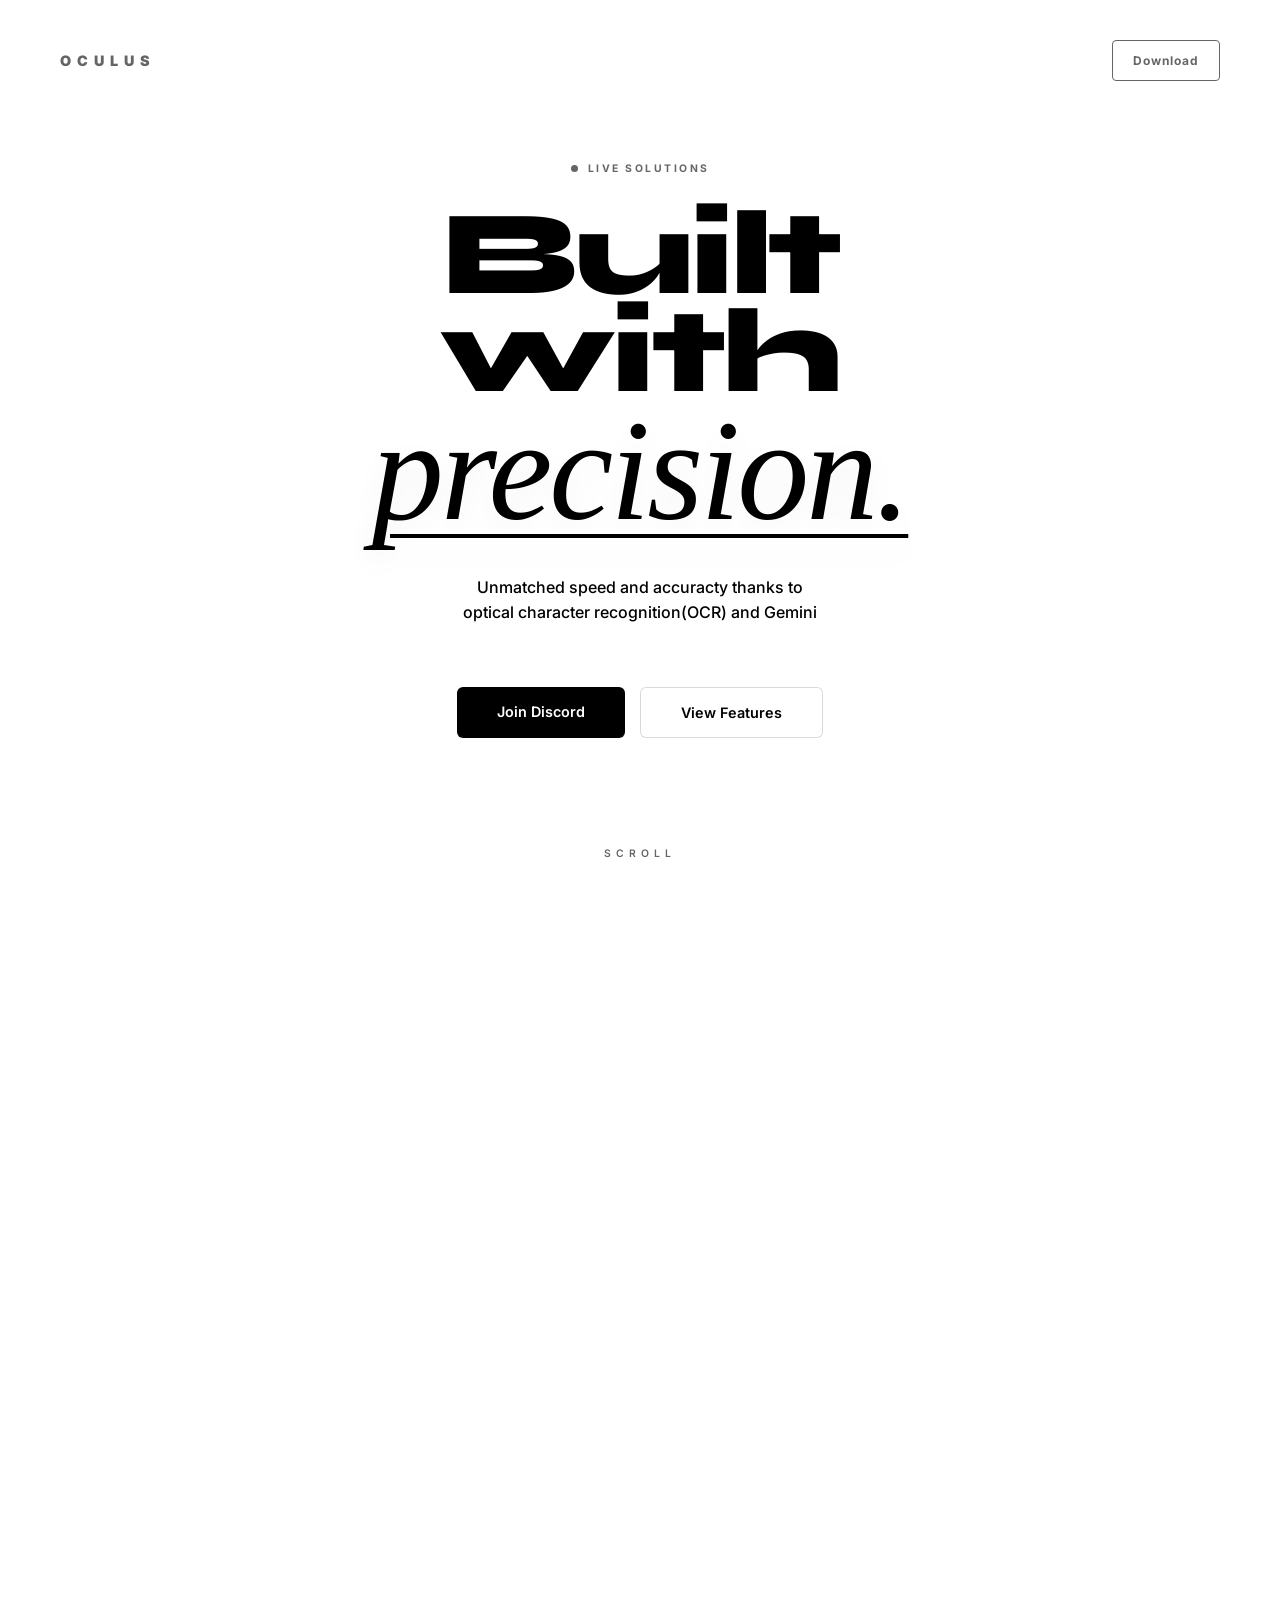
<file: index.html>
<!DOCTYPE html>
<html lang="en">
<head>
    <meta charset="UTF-8">
    <meta name="viewport" content="width=device-width, initial-scale=1.0">
    <title>Oculus | Homework Helper</title>
    <link href="https://fonts.googleapis.com/css2?family=Inter:wght@400;500;600;700&family=Syne:wght@800&display=swap" rel="stylesheet">
    <link rel="stylesheet" href="index.css">
    <script src="https://makegradient.com/embed.js"></script>
</head>
<body>

    <nav class="navbar">
        <div class="logo-text">Oculus</div>
        <a href="Oculus.py" class="btn-download">Download</a>
    </nav>

    <div 
        data-lumina-gradient
        data-colors='["#d5e1ff","#f7dbff","#ffcbff","#b6ebff","#ede8ff"]'
        data-mode="mesh"
        data-noise="0.25"
        data-speed="1"
        style="width: 100vw; height: 100vh; position: fixed; inset: 0; z-index: -1;"
    ></div>

    <main class="main-content">
        
        <div class="status-label">
            <span class="dot"></span> LIVE SOLUTIONS
        </div>

        <h1 class="hero-title">
            <div class="line-1">Built</div>
            <div class="line-2">with</div>
            <div class="line-3 italic-tilt">precision.</div>
        </h1>

        <p class="description">
            Unmatched speed and accuracty thanks to<br>
            optical character recognition(OCR) and Gemini
        </p>

        <div class="button-group">
            <a href="https://discord.gg/gets49vb" class="btn-black">Join Discord</a>
            <a href="#features" class="btn-outline">View Features</a>
        </div>

        <div class="scroll-indicator">SCROLL</div>

    </main>

    <section id="features" class="features-section reveal">
        <div class="feature-card">
            <span class="feature-tag">Intelligence</span>
            <h3 class="serif-title">Gemini-Powered Analysis</h3>
            <p>Utilizing Gemini 2.5 Flash to provide deep explanations and instant solutions for complex academic problems.</p>
        </div>

        <div class="feature-card">
            <span class="feature-tag">OCR</span>
            <h3 class="serif-title">Scan & Solve</h3>
            <p>Built-in optical character recognition extracts text from your screen in English and Korean with column-aware accuracy.</p>
        </div>

        <div class="feature-card">
            <span class="feature-tag">Performance</span>
            <h3 class="serif-title">Optimized Workflow</h3>
            <p>A minimalist interface designed for speed, featuring built-in retry logic to ensure you never lose your progress.</p>
        </div>
    </section>

    <section class="demo-section reveal">
        <div class="demo-container">
            <div class="demo-text">
                <span class="feature-tag">Demonstration</span>
                <h2 class="serif-title">Seamless Integration</h2>
                <p>Experience the precision of the Scan & Solve engine. From complex math to Korean literature, Homework Helper analyzes your screen in real-time to provide the clarity you need.</p>
            </div>
            <div class="demo-image-wrapper">
                <img src="helper.jpg" alt="Homework Helper Interface" class="app-screenshot">
            </div>
        </div>
    </section>

    <section class="download-cta reveal">
        <div class="cta-content">
            <span class="feature-tag">Get Started</span>
            <h2 class="serif-title">Ready to see clearly?</h2>
            <p class="cta-description">Experience the future of intelligent screen analysis with Oculus.</p>
            
            <a href="Oculus.py" class="btn-primary-large">
                Download <span class="brand-gradient">Oculus</span> v1.0
            </a>
            
            <span class="version-info">Supports Windows & Mac • Python 3.10+</span>
        </div>
    </section>

    <footer class="site-footer reveal">
        <div class="footer-top">
            <div class="footer-brand">
                <span class="oculus-footer-logo">Oculus</span>
            </div>
            
            <div class="footer-links">
                <span class="links-label">Socials</span>
                <ul>
                    <li><a href="https://discord.gg/gets49vb">Discord</a></li>
                    <li><a href="#">Roblox</a></li>
                    <li><a href="https://www.youtube.com/@ketchuphook">Youtube</a></li>
                </ul>
            </div>
        </div>

        <hr class="section-divider">

        <div class="footer-bottom">
            <p>© Oculus // 2026. All rights reserved.</p>
        </div>
    </footer>

    <script>
        // 1. Tell the browser "Do NOT remember my scroll position"
        if ('scrollRestoration' in history) {
            history.scrollRestoration = 'manual';
        }

        // 2. Force scroll to top right when the script loads
        window.scrollTo(0, 0);

        // 3. Reveal Animation Logic (your existing observer)
        const observerOptions = {
            threshold: 0.15 
        };

        const observer = new IntersectionObserver((entries) => {
            entries.forEach(entry => {
                if (entry.isIntersecting) {
                    entry.target.classList.add('active');
                } else {
                    entry.target.classList.remove('active');
                }
            });
        }, observerOptions);

        document.querySelectorAll('.reveal').forEach((el) => observer.observe(el));
    </script>

</body>
</html>
</file>
<file: index.css>
/* --- 1. BASE SETUP --- */
body, html {
    margin: 0;
    padding: 0;
    width: 100%;
    /* FIX: This is the most important line to stop the horizontal shifting */
    overflow-x: hidden; 
    position: relative;
    background: transparent !important; 
    color: #000;
    font-family: 'Inter', sans-serif;
    scroll-behavior: smooth;
}

/* --- 2. LAYOUT --- */
.main-content {
    position: relative;
    z-index: 1;
    display: flex;
    flex-direction: column;
    align-items: center;
    justify-content: center;
    height: 100vh;
    text-align: center;
    padding: 0 20px;
}

/* --- 3. STATUS LABEL --- */
.status-label {
    font-size: 0.65rem;
    font-weight: 700;
    letter-spacing: 2.5px;
    margin-bottom: 30px;
    display: flex;
    align-items: center;
    gap: 10px;
    opacity: 0.8;
    text-transform: uppercase;
}

.dot {
    width: 7px;
    height: 7px;
    background: #000;
    border-radius: 50%;
    animation: pulse 2s infinite;
}

@keyframes pulse {
    0%, 100% { opacity: 1; }
    50% { opacity: 0.3; }
}

/* --- 4. HERO TITLE --- */
.hero-title {
    font-family: 'Syne', sans-serif;
    font-size: 7.5rem; 
    font-weight: 800;
    line-height: 0.82; 
    text-transform: none; 
    margin: 0;
    letter-spacing: -4px;
    display: flex;
    flex-direction: column;
    align-items: center;
}

.line-1 { transform: translateX(-30px); }
.line-2 { transform: translateX(30px); }

.italic-tilt {
    font-family: 'EB Garamond', serif !important;
    font-weight: 400;
    font-style: italic;
    /* Increased size slightly for the new name */
    font-size: 9rem; 
    letter-spacing: -3px;
    text-decoration: underline;
    text-underline-offset: 15px;
    text-decoration-thickness: 4px;
    margin-top: 10px;
    /* Subtle text shadow to make it feel "glassy" */
    text-shadow: 0 10px 30px rgba(0,0,0,0.05);
}
/* --- 5. DESCRIPTION --- */
.description {
    font-family: 'Inter', sans-serif;
    font-size: 1rem;
    line-height: 1.6;
    margin-top: 45px;
    max-width: 500px;
    opacity: 0.6;
    font-weight: 500;
}

/* --- 6. BUTTONS --- */
.button-group {
    display: flex;
    gap: 15px;
    margin-top: 45px;
}

.btn-black {
    background: #000;
    color: #fff;
    padding: 16px 40px;
    border-radius: 6px;
    text-decoration: none;
    font-weight: 600;
    font-size: 0.9rem;
    transition: transform 0.3s cubic-bezier(0.16, 1, 0.3, 1), background 0.3s;
}

.btn-outline {
    background: rgba(255, 255, 255, 0.1);
    color: #000;
    padding: 16px 40px;
    border-radius: 6px;
    border: 1px solid rgba(0, 0, 0, 0.15);
    text-decoration: none;
    font-weight: 600;
    font-size: 0.9rem;
    backdrop-filter: blur(10px);
    transition: 0.3s;
}

/* --- 7. NAVBAR & NAV BUTTON --- */
.navbar {
    position: fixed;
    top: 0;
    left: 0;
    width: 100%;
    padding: 40px 60px;
    z-index: 10;
    display: flex;
    justify-content: space-between;
    align-items: center;
    box-sizing: border-box;
}

.logo-text {
    font-family: 'Inter', sans-serif;
    font-size: 0.9rem; 
    font-weight: 900; 
    letter-spacing: 6px; 
    color: #000;
    text-transform: uppercase;
}

.btn-download {
    pointer-events: auto;
    font-family: 'Inter', sans-serif;
    font-size: 0.75rem;
    font-weight: 700;
    letter-spacing: 1px;
    color: #000;
    text-decoration: none;
    border: 1.5px solid #000;
    padding: 12px 20px;
    border-radius: 4px;
}

/* --- 8. FEATURES SECTION --- */
.features-section {
    padding: 100px 60px;
    display: grid;
    grid-template-columns: repeat(3, 1fr);
    gap: 30px;
    max-width: 1200px;
    margin: 0 auto;
}

.feature-card {
    background: rgba(255, 255, 255, 0.4);
    backdrop-filter: blur(20px);
    padding: 40px;
    border-radius: 20px;
    border: 1px solid rgba(0, 0, 0, 0.05);
    text-align: left;
}

/* This adds the "Halo" style to your 3 feature titles */
.serif-title {
    font-family: 'EB Garamond', serif !important;
    font-weight: 400;
    font-size: 2.8rem;
    margin: 0 0 15px 0;
    letter-spacing: -1px;
}

.feature-tag {
    font-size: 0.6rem;
    font-weight: 800;
    text-transform: uppercase;
    letter-spacing: 2px;
    color: #666;
    display: block;
    margin-bottom: 20px;
}

/* --- 9. ANIMATIONS --- */
@keyframes revealUp {
    from { opacity: 0; transform: translateY(30px); visibility: visible; }
    to { opacity: 1; transform: translateY(0); visibility: visible; }
}

@keyframes pureFade {
    from { opacity: 0; visibility: hidden; }
    to { opacity: 0.6; visibility: visible; }
}

.line-1, .line-2, .italic-tilt, .description, .button-group {
    opacity: 0;
    visibility: hidden;
    animation: revealUp 1.2s cubic-bezier(0.16, 1, 0.3, 1) forwards;
}

.status-label, .scroll-indicator, .logo-text, .btn-download {
    opacity: 0;
    visibility: hidden;
    animation: pureFade 2s ease-in forwards;
}

/* Delays */
.line-1 { animation-delay: 0.5s; }
.line-2 { animation-delay: 0.7s; }
.italic-tilt { animation-delay: 0.9s; }
.description { animation-delay: 1.2s; }
.button-group { animation-delay: 1.4s; }

/* --- 7. SCROLL INDICATOR (Fixed to hero) --- */
.scroll-indicator {
    position: absolute;
    bottom: 40px;
    left: 50%;
    transform: translateX(-50%);
    font-size: 0.65rem;
    font-weight: 600;
    letter-spacing: 5px;
    opacity: 0.4;
    text-transform: uppercase;
    /* It will naturally disappear as the user scrolls past the hero */
}

/* --- 11. DEMO SECTION --- */
.demo-section {
    padding: 150px 60px;
    background: rgba(255, 255, 255, 0); /* Subtle contrast */
}

.demo-container {
    max-width: 1200px;
    margin: 0 auto;
    display: grid;
    grid-template-columns: 1fr 1.2fr; /* Text on left, image on right */
    gap: 80px;
    align-items: center;
}

.demo-text {
    max-width: 450px;
}

.demo-image-wrapper {
    position: relative;
    border-radius: 24px;
    overflow: hidden;
    box-shadow: 0 50px 100px rgba(0,0,0,0.1);
    border: 1px solid rgba(0,0,0,0.05);
}

.app-screenshot {
    width: 100%;
    display: block;
    transition: transform 0.8s cubic-bezier(0.16, 1, 0.3, 1);
}

.demo-image-wrapper:hover .app-screenshot {
    transform: scale(1.05);
}

/* Soft glow behind the image to match the Aurora background */
.image-glow {
    position: absolute;
    inset: 0;
    background: radial-gradient(circle at center, rgba(213, 225, 255, 0.4) 0%, transparent 70%);
    z-index: -1;
    filter: blur(40px);
}

/* Responsive adjustment */
@media (max-width: 900px) {
    .demo-container {
        grid-template-columns: 1fr;
        text-align: center;
        gap: 50px;
    }
    .demo-text {
        margin: 0 auto;
    }
}

#features {
    /* Adjust this value (20vh to 30vh) to get the perfect center 
       depending on your screen size */
    scroll-margin-top: 30vh; 
}

/* --- SCROLL REVEAL ANIMATION (FIXED) --- */
:root {
    --reveal-speed: 1.2s; 
}

.reveal {
    opacity: 0;
    visibility: hidden;
    /* Removed left: 50% and translateX to stop the horizontal shifting */
    transform: translateY(40px); 
    transition: opacity var(--reveal-speed) ease-out, 
                transform var(--reveal-speed) cubic-bezier(0.16, 1, 0.3, 1);
    will-change: opacity, transform;
}

.reveal.active {
    opacity: 1;
    visibility: visible;
    transform: translateY(0);
}

.demo-image-wrapper {
    max-width: 100%;
    overflow: hidden; 
}

/* Ensure these sections stay centered naturally using margin */
.features-section, 
.demo-container, 
.section-divider {
    position: relative;
    margin-left: auto !important;
    margin-right: auto !important;
    left: 0 !important; /* Forces reset of any previous positioning */
}

/* --- 12. DOWNLOAD CTA SECTION --- */
.download-cta {
    padding: 150px 20px;
    text-align: center;
    display: flex;
    flex-direction: column;
    align-items: center;
}

.cta-content {
    max-width: 600px;
}

.cta-description {
    font-size: 1.1rem;
    opacity: 0.6;
    margin-bottom: 40px;
}

.btn-primary-large {
    display: inline-block;
    background: #000;
    color: #fff;
    padding: 22px 50px;
    border-radius: 8px;
    text-decoration: none;
    font-weight: 700;
    font-size: 1.1rem;
    transition: transform 0.4s cubic-bezier(0.16, 1, 0.3, 1), box-shadow 0.4s ease;
    box-shadow: 0 10px 30px rgba(0, 0, 0, 0.1);
}

.btn-primary-large:hover {
    transform: translateY(-5px);
    box-shadow: 0 20px 40px rgba(0, 0, 0, 0.15);
    background: #111;
}

.version-info {
    display: block;
    margin-top: 25px;
    font-size: 0.75rem;
    font-weight: 600;
    opacity: 0.4;
    letter-spacing: 1px;
    text-transform: uppercase;
}

/* --- BRAND GRADIENT TEXT --- */
.brand-gradient {
    /* We use the same color palette as your Lumina background */
    background: linear-gradient(135deg, #6e8efb, #a777e3, #ffcbff);
    -webkit-background-clip: text;
    -webkit-text-fill-color: transparent;
    background-clip: text;
    /* Keeps the text bold and sharp */
    font-weight: 800;
    display: inline-block;
}

/* Update the button hover to make the gradient "glow" */
.btn-primary-large:hover .brand-gradient {
    filter: brightness(1.2);
    transition: filter 0.3s ease;
}

.btn-primary-large {
    display: inline-block;
    background: #000;
    color: #fff;
    padding: 22px 50px;
    border-radius: 8px;
    text-decoration: none;
    font-weight: 700;
    font-size: 1.1rem;
    transition: transform 0.4s cubic-bezier(0.16, 1, 0.3, 1), box-shadow 0.4s ease;
    box-shadow: 0 10px 30px rgba(0, 0, 0, 0.1);
}

/* --- 13. FOOTER SECTION --- */
.site-footer {
    position: relative; /* Required for z-index to work */
    z-index: 10;        /* Higher than the background layer */
    padding: 80px 60px 40px;
    background: transparent;
    max-width: 1200px;
    margin: 0 auto;
    /* Ensure it doesn't get pushed under by previous sections */
    clear: both; 
}

.footer-top {
    display: flex;
    justify-content: space-between;
    align-items: flex-start;
    margin-bottom: 60px;
}

/* --- FOOTER SPECIFIC LOGO --- */
.footer-logo {
    font-size: 1.8rem;
    font-weight: 800;
    letter-spacing: -1px;
    /* Ensure the container doesn't clip the gradient glow */
    padding: 5px 0;
}

/* --- CLEAN STEALTH LOGO --- */
.oculus-gradient {
    /* Kill the gradient and clipping */
    background: none !important;
    -webkit-background-clip: initial !important;
    -webkit-text-fill-color: initial !important;
    background-clip: initial;
    
    /* Solid Black Style */
    color: #000000;
    font-weight: 900;
    letter-spacing: -2px;
    display: inline-block;
    
    /* Ensure it doesn't have any leftover filters */
    filter: none !important;
}

/* Subtle hover for the black logo */
.oculus-gradient:hover {
    opacity: 0.6;
    transition: opacity 0.3s ease;
}

.footer-links {
    text-align: right;
}

.links-label {
    display: block;
    font-size: 0.8rem;
    font-weight: 600;
    opacity: 0.4;
    margin-bottom: 20px;
    text-transform: uppercase;
    letter-spacing: 1px;
}

.footer-links ul {
    list-style: none;
    padding: 0;
    margin: 0;
}

.footer-links li {
    margin-bottom: 12px;
}

.footer-links a {
    color: #000;
    text-decoration: none;
    font-weight: 600;
    font-size: 1.1rem;
    transition: opacity 0.3s ease;
}

.footer-links a:hover {
    opacity: 0.5;
}

.footer-bottom {
    padding-top: 30px;
    font-size: 0.85rem;
    font-weight: 500;
    opacity: 0.4;
}

/* Reusing your section divider style for the footer */
.site-footer .section-divider {
    margin: 0;
    width: 100%;
    opacity: 0.1;
}

/* --- TILTED LOGO STYLE --- */
.oculus-footer-logo {
    font-family: 'EB Garamond', serif !important; /* Elegant serif */
    font-style: italic; /* The tilt */
    font-weight: 500;
    font-size: 2.2rem; /* Slightly larger to show off the font details */
    color: #000;
    letter-spacing: -0.5px;
    
    /* Remove uppercase forcing */
    text-transform: none !important; 
    
    /* Subtle tilt adjustment if you want it even more "leaned" */
    display: inline-block;
    transform: skewX(-2deg); /* Adds a tiny bit more architectural lean */
    
    /* Ensure it's sharp */
    -webkit-font-smoothing: antialiased;
}

/* Hover effect to make it feel interactive */
.oculus-footer-logo:hover {
    opacity: 0.7;
    transition: opacity 0.3s ease;
    cursor: default;
}
</file>
